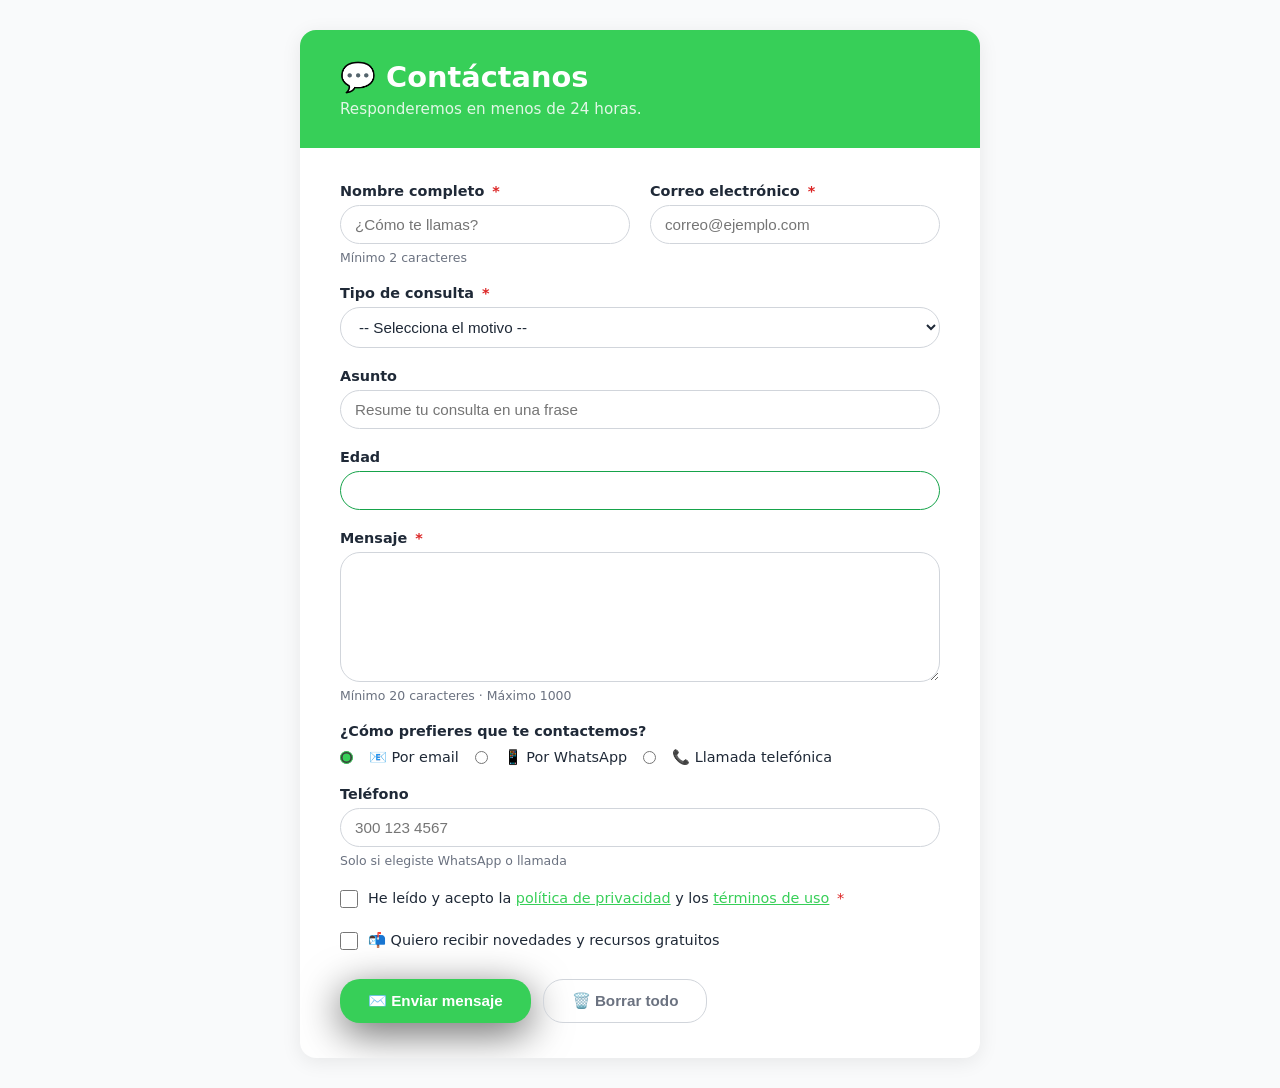
<file: forms_y_estilos/index.html>
<!DOCTYPE html>
<html lang="es">
<head>
  <meta charset="UTF-8">
  <meta name="viewport" content="width=device-width, initial-scale=1.0">
  <title>Contáctanos</title>
  <link rel="stylesheet" href="styles.css">
</head>
<body>

  <main class="contenedor">

    <header class="encabezado">
      <h1>💬 Contáctanos</h1>
      <p>Responderemos en menos de 24 horas.</p>
    </header>

    <form class="formulario-contacto" action="#" method="post" novalidate>

      <div class="fila-doble">

        <div class="campo">
          <label for="contacto-nombre">
            Nombre completo <span class="obligatorio">*</span>
          </label>
          <input 
            type="text" 
            id="contacto-nombre" 
            name="nombre"
            placeholder="¿Cómo te llamas?"
            required
            autocomplete="name"
            minlength="2"
            maxlength="60">
          <span class="ayuda">Mínimo 2 caracteres</span>
        </div>

        <div class="campo">
          <label for="contacto-email">
            Correo electrónico <span class="obligatorio">*</span>
          </label>
          <input 
            type="email" 
            id="contacto-email" 
            name="email"
            placeholder="correo@ejemplo.com"
            required
            autocomplete="email">
        </div>

      </div>

      <div class="campo">
        <label for="tipo-consulta">
          Tipo de consulta <span class="obligatorio">*</span>
        </label>
        <select id="tipo-consulta" name="tipo_consulta" required>
          <option value="">-- Selecciona el motivo --</option>
          <optgroup label="Soporte">
            <option value="tecnico">Problema técnico</option>
            <option value="cuenta">Mi cuenta</option>
          </optgroup>
          <optgroup label="Información">
            <option value="precios">Precios y planes</option>
            <option value="servicios">Servicios disponibles</option>
          </optgroup>
          <optgroup label="Otros">
            <option value="sugerencia">Sugerencia o idea</option>
            <option value="otro">Otro motivo</option>
          </optgroup>
        </select>
      </div>

      <div class="campo">
        <label for="asunto">Asunto</label>
        <input 
          type="text" 
          id="asunto" 
          name="asunto"
          placeholder="Resume tu consulta en una frase"
          maxlength="100">
      </div>

      <div class="campo">
        <label for="edad-participante">Edad</label>
        <input 
          type="number" 
          id="edad-participante" 
          name="edad" 
          min="15" 
          max="99">
      </div>

      <div class="campo">
        <label for="mensaje">
          Mensaje <span class="obligatorio">*</span>
        </label>
        <textarea 
          id="mensaje" 
          name="mensaje"
          rows="6"
          placeholder="Describe con detalle tu consulta..."
          required
          minlength="20"
          maxlength="1000">
        </textarea>
        <span class="ayuda">Mínimo 20 caracteres · Máximo 1000</span>
      </div>

      <div class="campo">
        <p class="label-grupo">¿Cómo prefieres que te contactemos?</p>

        <div class="opciones-radio">
          <input type="radio" id="via-email" name="via_contacto" value="email" checked>
          <label for="via-email">📧 Por email</label>

          <input type="radio" id="via-whatsapp" name="via_contacto" value="whatsapp">
          <label for="via-whatsapp">📱 Por WhatsApp</label>

          <input type="radio" id="via-llamada" name="via_contacto" value="llamada">
          <label for="via-llamada">📞 Llamada telefónica</label>
        </div>
      </div>

      <div class="campo" id="campo-telefono">
        <label for="telefono">Teléfono</label>
        <input 
          type="tel" 
          id="telefono" 
          name="telefono"
          placeholder="300 123 4567"
          pattern="[0-9\s\-\+]{7,15}">
        <span class="ayuda">Solo si elegiste WhatsApp o llamada</span>
      </div>

      <div class="campo campo-check">
        <input type="checkbox" id="terminos" name="terminos" value="acepto" required>
        <label for="terminos">
          He leído y acepto la 
          <a href="#" target="_blank">política de privacidad</a> 
          y los 
          <a href="#" target="_blank">términos de uso</a>
          <span class="obligatorio">*</span>
        </label>
      </div>

      <div class="campo campo-check">
        <input type="checkbox" id="newsletter" name="newsletter" value="si">
        <label for="newsletter">
          📬 Quiero recibir novedades y recursos gratuitos
        </label>
      </div>

      <div class="acciones">
        <button type="submit" class="btn-primario">
          ✉️ Enviar mensaje
        </button>
        <button type="reset" class="btn-secundario">
          🗑️ Borrar todo
        </button>
      </div>

    </form>

  </main>

</body>
</html>
</file>
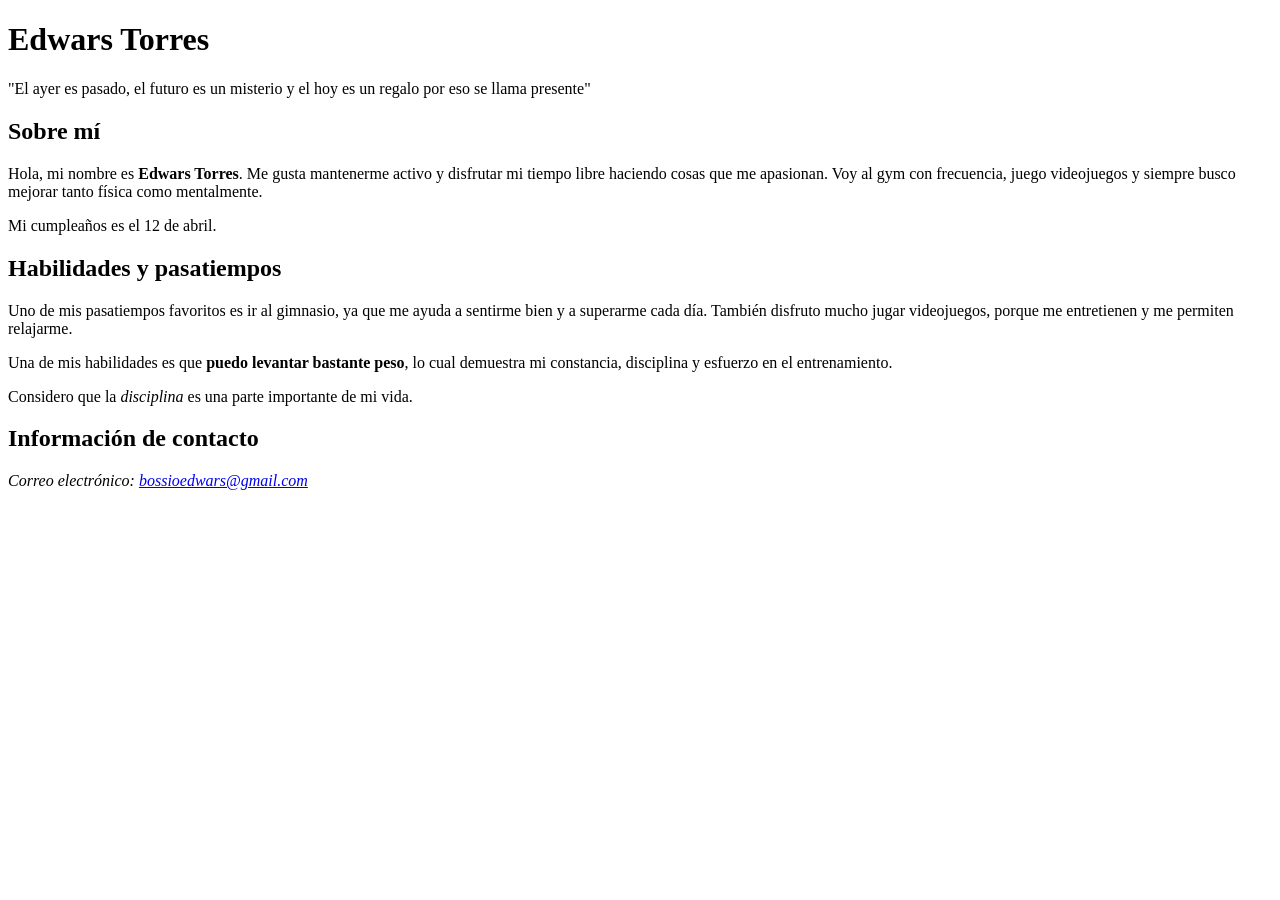
<file: presentacion-html/edwars.html>
<!DOCTYPE html>
<html lang="es">
<head>
  <meta charset="UTF-8">
  <meta name="viewport" content="width=device-width, initial-scale=1.0">
  <title>Página Personal de Edwars Torres</title>
</head>
<body>

  <header>
    <h1>Edwars Torres</h1>
    <p>"El ayer es pasado, el futuro es un misterio y el hoy es un regalo por eso se llama presente"</p>
  </header>

  <main>
    <section>
      <h2>Sobre mí</h2>
      <p>
        Hola, mi nombre es <strong>Edwars Torres</strong>. Me gusta mantenerme activo y disfrutar mi tiempo libre
        haciendo cosas que me apasionan. Voy al gym con frecuencia, juego videojuegos y siempre busco mejorar
        tanto física como mentalmente.
      </p>
      <p>
        Mi cumpleaños es el <time datetime="2026-04-12">12 de abril</time>.
      </p>
    </section>

    <section>
      <h2>Habilidades y pasatiempos</h2>
      <p>
        Uno de mis pasatiempos favoritos es ir al gimnasio, ya que me ayuda a sentirme bien y a superarme cada día.
        También disfruto mucho jugar videojuegos, porque me entretienen y me permiten relajarme.
      </p>
      <p>
        Una de mis habilidades es que <strong>puedo levantar bastante peso</strong>, lo cual demuestra mi constancia,
        disciplina y esfuerzo en el entrenamiento.
      </p>
      <p>
        Considero que la <em>disciplina</em> es una parte importante de mi vida.
      </p>
    </section>
  </main>

  <footer>
    <h2>Información de contacto</h2>
    <address>
      Correo electrónico: <a href="mailto:bossioedwars@gmail.com">bossioedwars@gmail.com</a>
    </address>
  </footer>

</body>
</html>
</file>
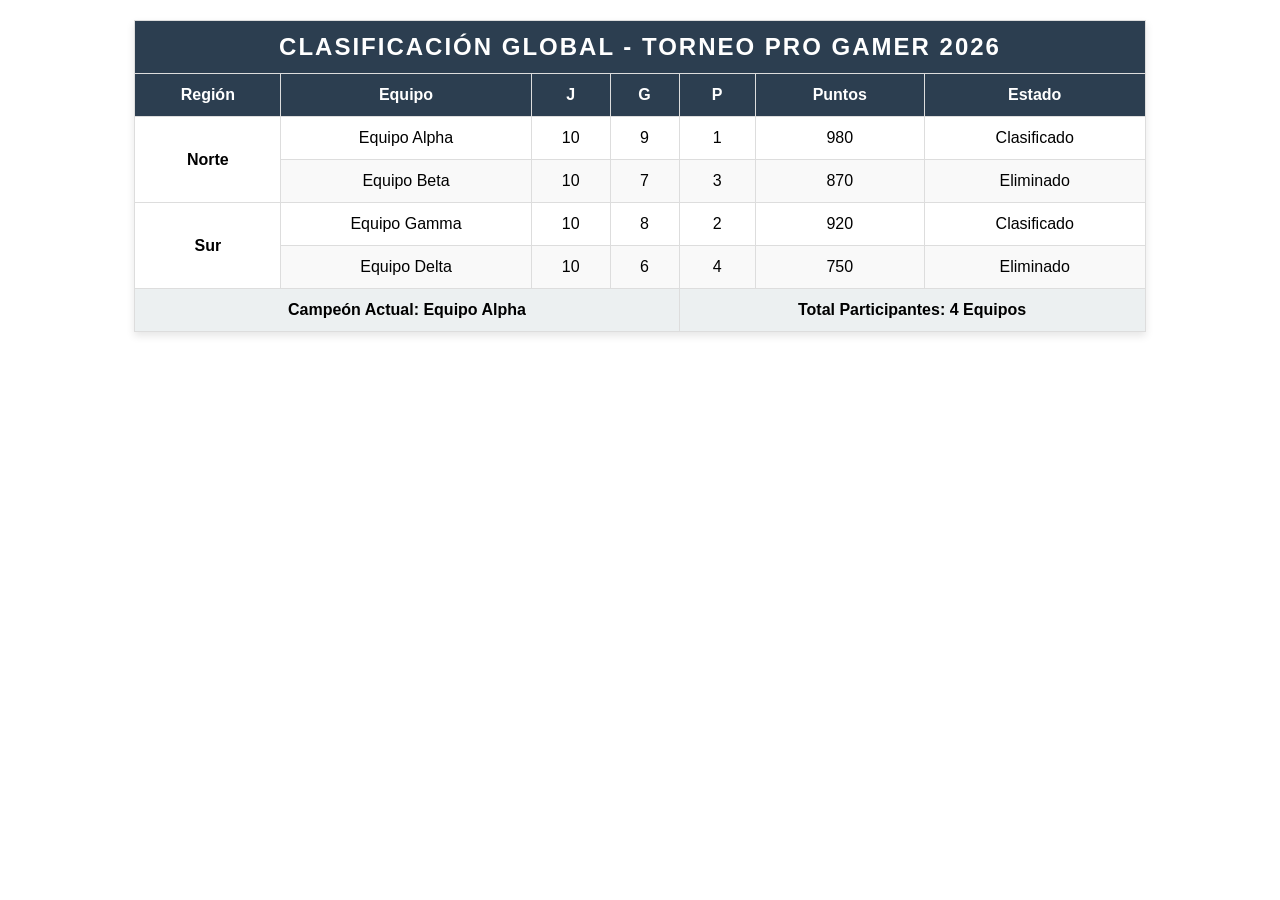
<file: tabla/ejercicio_tabla.html>
<!DOCTYPE html>
<html lang="es">
<head>
    <meta charset="UTF-8">
    <title>Clasificación Torneo Videojuegos</title>
    <style>
        
        table {
            width: 80%;
            margin: 20px auto;
            border-collapse: collapse;
            font-family: 'Segoe UI', Tahoma, Geneva, Verdana, sans-serif;
            box-shadow: 0 4px 8px rgba(0,0,0,0.1);
        }

        
        th, td {
            border: 1px solid #ddd;
            padding: 12px;
            text-align: center;
        }

        thead {
            background-color: #2c3e50;
            color: white;
        }

        
        tbody tr:nth-child(even) {
            background-color: #f9f9f9;
        }

        tbody tr:hover {
            background-color: #f1f1f1;
        }

        tfoot {
            background-color: #ecf0f1;
            font-weight: bold;
        }

        .main-title {
            font-size: 1.5em;
            text-transform: uppercase;
            letter-spacing: 2px;
        }
    </style>
</head>
<body>

    <table>
        <thead>
            <tr>
                <th colspan="7" class="main-title">Clasificación Global - Torneo Pro Gamer 2026</th>
            </tr>
            <tr>
                <th>Región</th>
                <th>Equipo</th>
                <th>J</th>
                <th>G</th>
                <th>P</th>
                <th>Puntos</th>
                <th>Estado</th>
            </tr>
        </thead>
        
        <tbody>
            <tr>
                <td rowspan="2"><strong>Norte</strong></td>
                <td>Equipo Alpha</td>
                <td>10</td>
                <td>9</td>
                <td>1</td>
                <td>980</td>
                <td>Clasificado</td>
            </tr>
            <tr>
                <td>Equipo Beta</td>
                <td>10</td>
                <td>7</td>
                <td>3</td>
                <td>870</td>
                <td>Eliminado</td>
            </tr>

            <tr>
                <td rowspan="2"><strong>Sur</strong></td>
                <td>Equipo Gamma</td>
                <td>10</td>
                <td>8</td>
                <td>2</td>
                <td>920</td>
                <td>Clasificado</td>
            </tr>
            <tr>
                <td>Equipo Delta</td>
                <td>10</td>
                <td>6</td>
                <td>4</td>
                <td>750</td>
                <td>Eliminado</td>
            </tr>
        </tbody>

        <tfoot>
            <tr>
                <td colspan="4">Campeón Actual: <strong>Equipo Alpha</strong></td>
                <td colspan="3">Total Participantes: 4 Equipos</td>
            </tr>
        </tfoot>
    </table>

</body>
</html>
</file>
<file: forms_y_estilos/styles.css>
/* === Variables y reset básico === */
:root {
  --primario: #37cf58;
  --primario-oscuro: #be0cea;
  --texto: #1f2937;
  --texto-suave: #6b7280;
  --borde: #d1d5db;
  --fondo: #f9fafb;
  --blanco: #ffffff;
  --error: #dc2626;
  --exito: #16a34a;
  --radio: 20px;
  --sombra: 0 4px 20px rgba(0,0,0,0.08);
}

* {
  box-sizing: border-box;
  margin: 0;
  padding: 0;
}

body {
  font-family: 'Segoe UI', system-ui, sans-serif;
  background: var(--fondo);
  color: var(--texto);
  min-height: 100vh;
  display: flex;
  align-items: center;
  justify-content: center;
  padding: 30px 20px;
}

/* === Contenedor principal === */
.contenedor {
  background: var(--blanco);
  border-radius: 16px;
  box-shadow: var(--sombra);
  width: 100%;
  max-width: 680px;
  overflow: hidden;
}

/* === Encabezado === */
.encabezado {
  background: var(--primario);
  color: white;
  padding: 30px 40px;
}

.encabezado h1 {
  font-size: 1.8rem;
  margin-bottom: 6px;
}

.encabezado p {
  opacity: 0.85;
  font-size: 0.95rem;
}

/* === Formulario === */
.formulario-contacto {
  padding: 35px 40px;
  display: flex;
  flex-direction: column;
  gap: 20px;
}

/* === Fila doble (dos campos lado a lado) === */
.fila-doble {
  display: grid;
  grid-template-columns: 1fr 1fr;
  gap: 20px;
}

@media (max-width: 520px) {
  .fila-doble {
    grid-template-columns: 1fr;
  }
  .formulario-contacto {
    padding: 25px 20px;
  }
}

/* === Campos individuales === */
.campo {
  display: flex;
  flex-direction: column;
  gap: 6px;
}

.campo label,
.label-grupo {
  font-weight: 600;
  font-size: 0.9rem;
  color: var(--texto);
}

.obligatorio {
  color: var(--error);
  margin-left: 3px;
}

/* === Inputs, select, textarea === */
input[type="text"],
input[type="email"],
input[type="tel"],
input[type="url"],
input[type="number"],
select,
textarea {
  width: 100%;
  padding: 10px 14px;
  border: 1.5px solid var(--borde);
  border-radius: var(--radio);
  font-size: 0.95rem;
  color: var(--texto);
  background: var(--blanco);
  transition: border-color 0.2s, box-shadow 0.2s;
  outline: none;
}

input:focus,
select:focus,
textarea:focus {
  border-color: var(--primario);
  box-shadow: 0 0 0 3px rgba(249, 115, 22, 0.15);
}

input:invalid:not(:placeholder-shown),
textarea:invalid:not(:placeholder-shown) {
  border-color: var(--error);
}

input:valid:not(:placeholder-shown) {
  border-color: var(--exito);
}

textarea {
  resize: vertical;
  min-height: 130px;
}

select {
  cursor: pointer;
}

/* === Texto de ayuda === */
.ayuda {
  font-size: 0.78rem;
  color: var(--texto-suave);
}

/* === Radios y checkboxes === */
.opciones-radio {
  display: flex;
  flex-wrap: wrap;
  gap: 16px;
  margin-top: 4px;
}

.opciones-radio input[type="radio"] {
  width: auto;
  accent-color: var(--primario);
}

.opciones-radio label {
  font-weight: normal;
  cursor: pointer;
}

.campo-check {
  flex-direction: row;
  align-items: flex-start;
  gap: 10px;
}

.campo-check input[type="checkbox"] {
  width: 18px;
  height: 18px;
  margin-top: 2px;
  accent-color: var(--primario);
  flex-shrink: 0;
  cursor: pointer;
}

.campo-check label {
  font-weight: normal;
  font-size: 0.9rem;
  line-height: 1.5;
  cursor: pointer;
}

.campo-check a {
  color: var(--primario);
  text-decoration: underline;
}

/* === Botones === */
.acciones {
  display: flex;
  gap: 12px;
  margin-top: 8px;
  flex-wrap: wrap;
}

.btn-primario,
.btn-secundario {
  padding: 12px 28px;
  border-radius: var(--radio);
  font-size: 0.95rem;
  font-weight: 600;
  cursor: pointer;
  border: none;
  transition: transform 0.1s, box-shadow 0.2s;
}

.btn-primario {
  background: var(--primario);
  color: white;
  box-shadow: 0 10px 40px rgba(0, 0, 0, 0.6);
}

.btn-primario:hover {
  background: var(--primario-oscuro);
  transform: translateY(-1px);
  box-shadow: 0 25px 60px rgba(0, 0, 0, 0.9);
}

.btn-secundario {
  background: transparent;
  color: var(--texto-suave);
  border: 1.5px solid var(--borde);
}

.btn-secundario:hover {
  background: var(--fondo);
}
</file>
